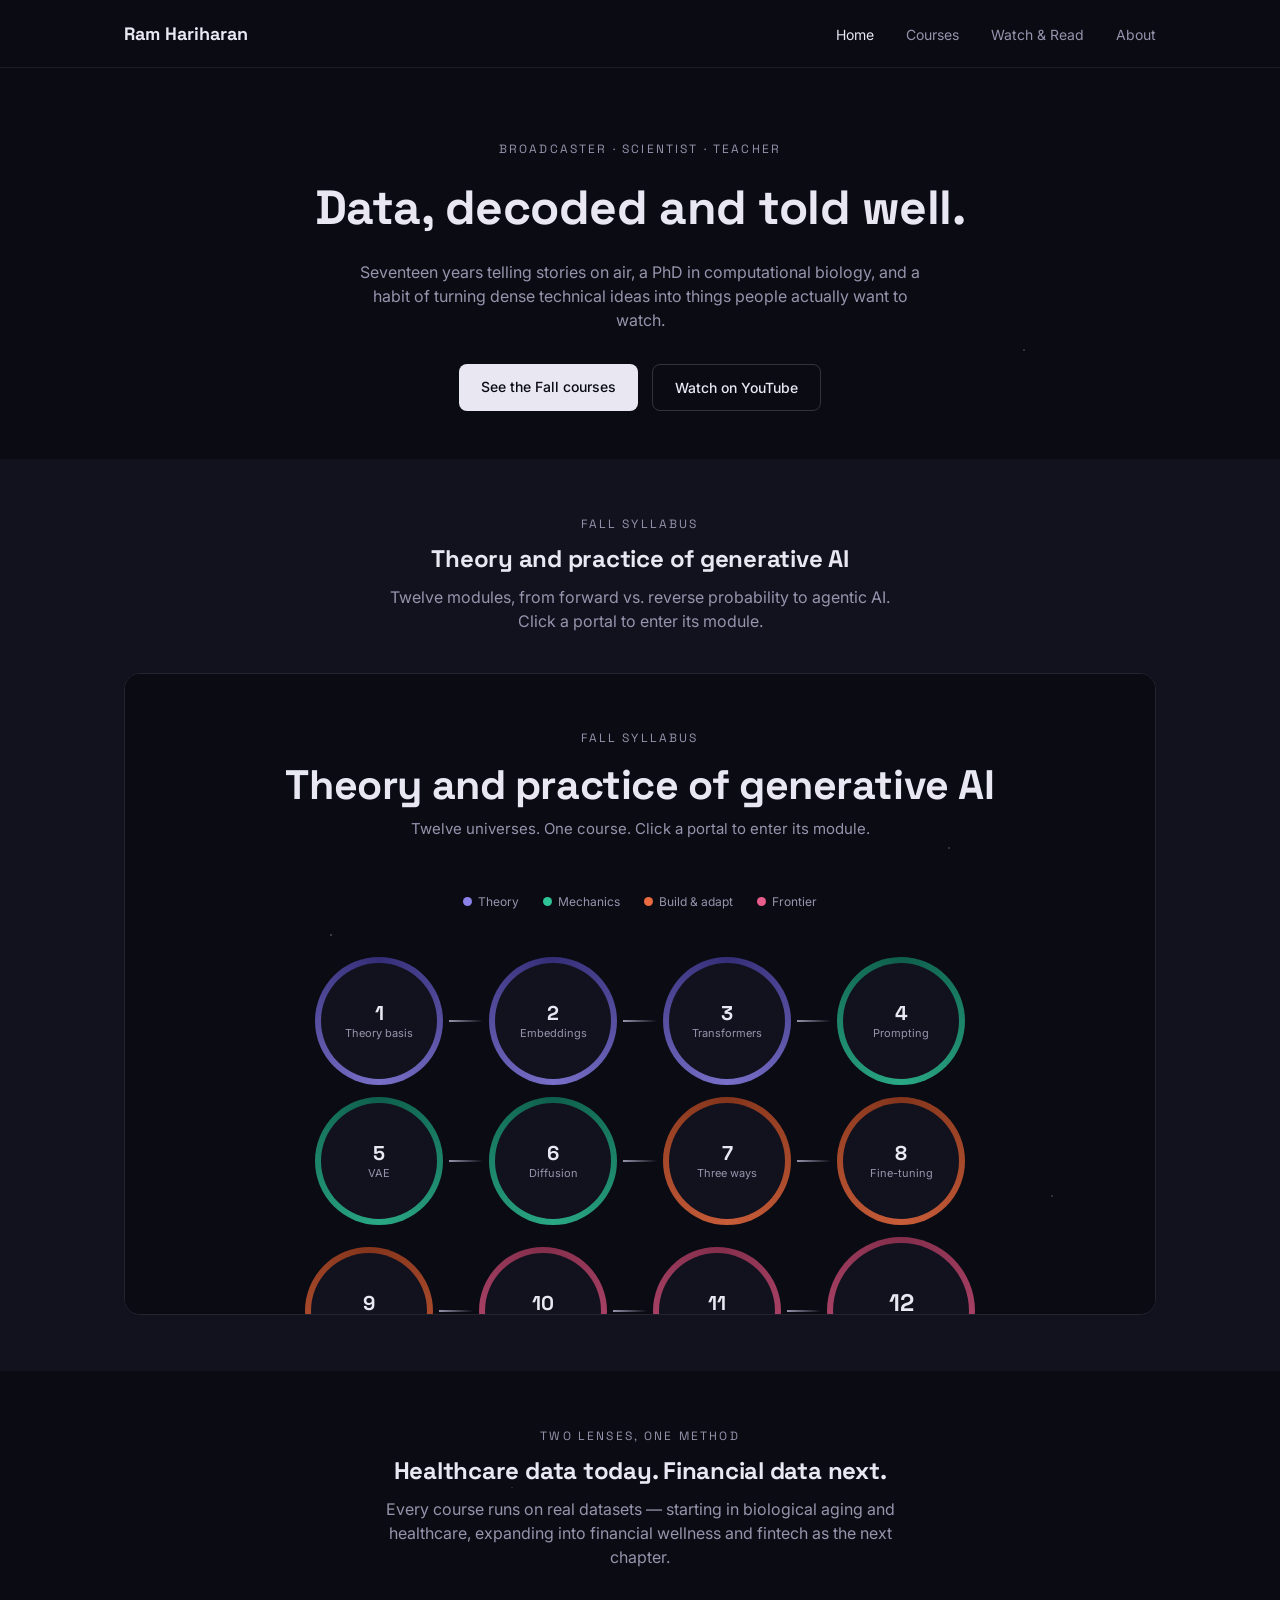
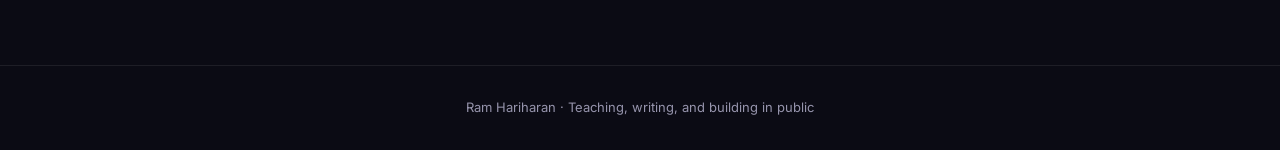
<file: index.html>
<!DOCTYPE html>
<html lang="en">
<head>
<meta charset="UTF-8">
<meta name="viewport" content="width=device-width, initial-scale=1.0">
<title>Ram Hariharan — Data, decoded and told well</title>
<link rel="preconnect" href="https://fonts.googleapis.com">
<link href="https://fonts.googleapis.com/css2?family=Space+Grotesk:wght@500;700&family=Inter:wght@400;500&display=swap" rel="stylesheet">
<link rel="stylesheet" href="assets/style.css">
</head>
<body>

<header class="site">
  <div class="wrap">
    <a class="brand" href="index.html">Ram Hariharan</a>
    <nav class="site">
      <a href="index.html" class="active">Home</a>
      <a href="courses.html">Courses</a>
      <a href="watch-read.html">Watch & Read</a>
      <a href="about.html">About</a>
    </nav>
  </div>
</header>

<section class="hero">
  <div class="wrap">
    <div class="eyebrow">Broadcaster · Scientist · Teacher</div>
    <h1>Data, decoded and told well.</h1>
    <p>Seventeen years telling stories on air, a PhD in computational biology, and a habit of turning dense technical ideas into things people actually want to watch.</p>
    <div class="cta-row">
      <a class="btn primary" href="courses.html">See the Fall courses</a>
      <a class="btn ghost" href="watch-read.html">Watch on YouTube</a>
    </div>
  </div>
</section>

<section class="alt">
  <div class="wrap">
    <div class="section-head">
      <div class="eyebrow">Fall syllabus</div>
      <h2>Theory and practice of generative AI</h2>
      <p>Twelve modules, from forward vs. reverse probability to agentic AI. Click a portal to enter its module.</p>
    </div>
    <div class="map-embed">
      <iframe src="maps/genai-syllabus-map.html" title="Generative AI course map" loading="lazy"></iframe>
    </div>
  </div>
</section>

<section>
  <div class="wrap">
    <div class="section-head">
      <div class="eyebrow">Two lenses, one method</div>
      <h2>Healthcare data today. Financial data next.</h2>
      <p>Every course runs on real datasets — starting in biological aging and healthcare, expanding into financial wellness and fintech as the next chapter.</p>
    </div>
  </div>
</section>

<footer class="site">
  <div class="wrap">Ram Hariharan · Teaching, writing, and building in public</div>
</footer>

</body>
</html>
</file>
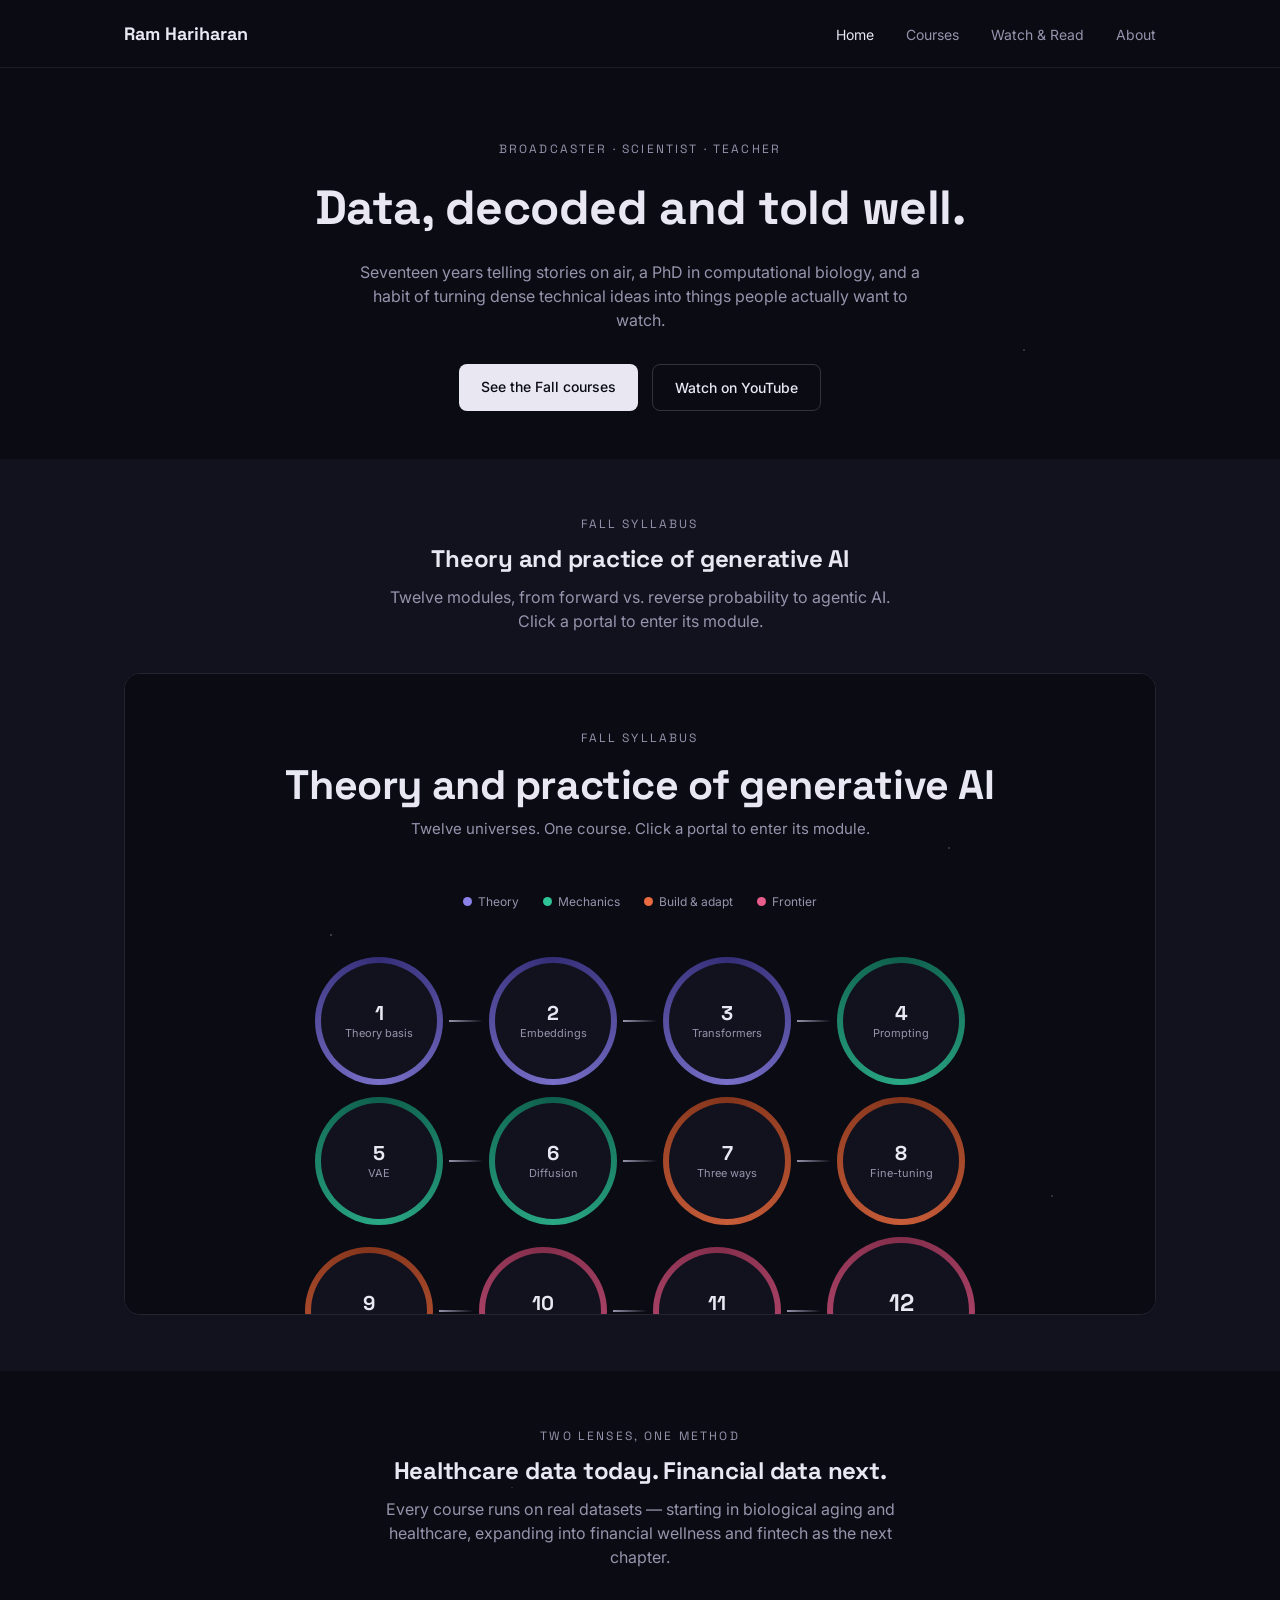
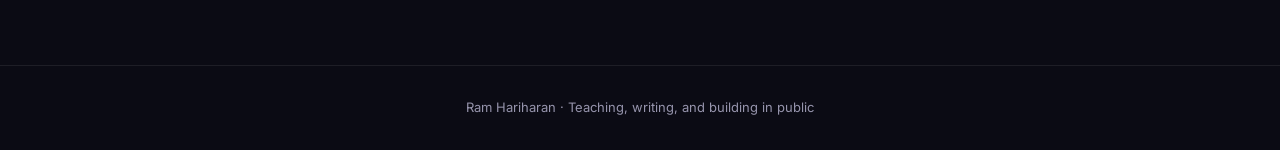
<file: ram-hariharan/index.html>
<!DOCTYPE html>
<html lang="en">
<head>
<meta charset="UTF-8">
<meta name="viewport" content="width=device-width, initial-scale=1.0">
<title>Ram Hariharan — Data, decoded and told well</title>
<link rel="preconnect" href="https://fonts.googleapis.com">
<link href="https://fonts.googleapis.com/css2?family=Space+Grotesk:wght@500;700&family=Inter:wght@400;500&display=swap" rel="stylesheet">
<link rel="stylesheet" href="assets/style.css">
</head>
<body>

<header class="site">
  <div class="wrap">
    <a class="brand" href="index.html">Ram Hariharan</a>
    <nav class="site">
      <a href="index.html" class="active">Home</a>
      <a href="courses.html">Courses</a>
      <a href="watch-read.html">Watch & Read</a>
      <a href="about.html">About</a>
    </nav>
  </div>
</header>

<section class="hero">
  <div class="wrap">
    <div class="eyebrow">Broadcaster · Scientist · Teacher</div>
    <h1>Data, decoded and told well.</h1>
    <p>Seventeen years telling stories on air, a PhD in computational biology, and a habit of turning dense technical ideas into things people actually want to watch.</p>
    <div class="cta-row">
      <a class="btn primary" href="courses.html">See the Fall courses</a>
      <a class="btn ghost" href="watch-read.html">Watch on YouTube</a>
    </div>
  </div>
</section>

<section class="alt">
  <div class="wrap">
    <div class="section-head">
      <div class="eyebrow">Fall syllabus</div>
      <h2>Theory and practice of generative AI</h2>
      <p>Twelve modules, from forward vs. reverse probability to agentic AI. Click a portal to enter its module.</p>
    </div>
    <div class="map-embed">
      <iframe src="maps/genai-syllabus-map.html" title="Generative AI course map" loading="lazy"></iframe>
    </div>
  </div>
</section>

<section>
  <div class="wrap">
    <div class="section-head">
      <div class="eyebrow">Two lenses, one method</div>
      <h2>Healthcare data today. Financial data next.</h2>
      <p>Every course runs on real datasets — starting in biological aging and healthcare, expanding into financial wellness and fintech as the next chapter.</p>
    </div>
  </div>
</section>

<footer class="site">
  <div class="wrap">Ram Hariharan · Teaching, writing, and building in public</div>
  
</footer>

</body>
</html>
</file>
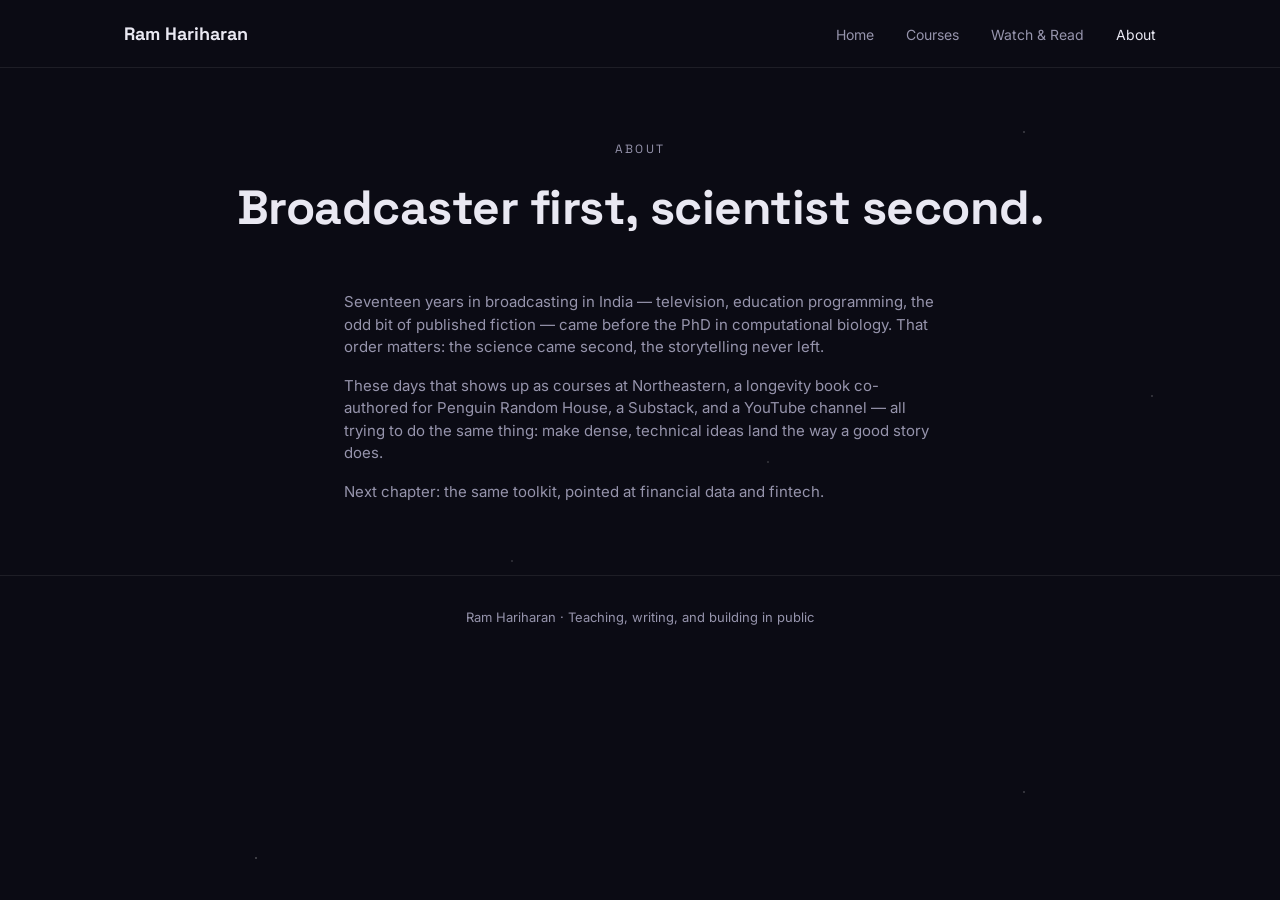
<file: about.html>
<!DOCTYPE html>
<html lang="en">
<head>
<meta charset="UTF-8">
<meta name="viewport" content="width=device-width, initial-scale=1.0">
<title>About — Ram Hariharan</title>
<link rel="preconnect" href="https://fonts.googleapis.com">
<link href="https://fonts.googleapis.com/css2?family=Space+Grotesk:wght@500;700&family=Inter:wght@400;500&display=swap" rel="stylesheet">
<link rel="stylesheet" href="assets/style.css">
</head>
<body>

<header class="site">
  <div class="wrap">
    <a class="brand" href="index.html">Ram Hariharan</a>
    <nav class="site">
      <a href="index.html">Home</a>
      <a href="courses.html">Courses</a>
      <a href="watch-read.html">Watch & Read</a>
      <a href="about.html" class="active">About</a>
    </nav>
  </div>
</header>

<section class="hero" style="padding-bottom:8px;">
  <div class="wrap">
    <div class="eyebrow">About</div>
    <h1>Broadcaster first, scientist second.</h1>
  </div>
</section>

<section style="padding-top:8px;">
  <div class="wrap about-body">
    <p>Seventeen years in broadcasting in India — television, education programming, the odd bit of published fiction — came before the PhD in computational biology. That order matters: the science came second, the storytelling never left.</p>
    <p>These days that shows up as courses at Northeastern, a longevity book co-authored for Penguin Random House, a Substack, and a YouTube channel — all trying to do the same thing: make dense, technical ideas land the way a good story does.</p>
    <p>Next chapter: the same toolkit, pointed at financial data and fintech.</p>
  </div>
</section>

<footer class="site">
  <div class="wrap">Ram Hariharan · Teaching, writing, and building in public</div>
</footer>

</body>
</html>
</file>
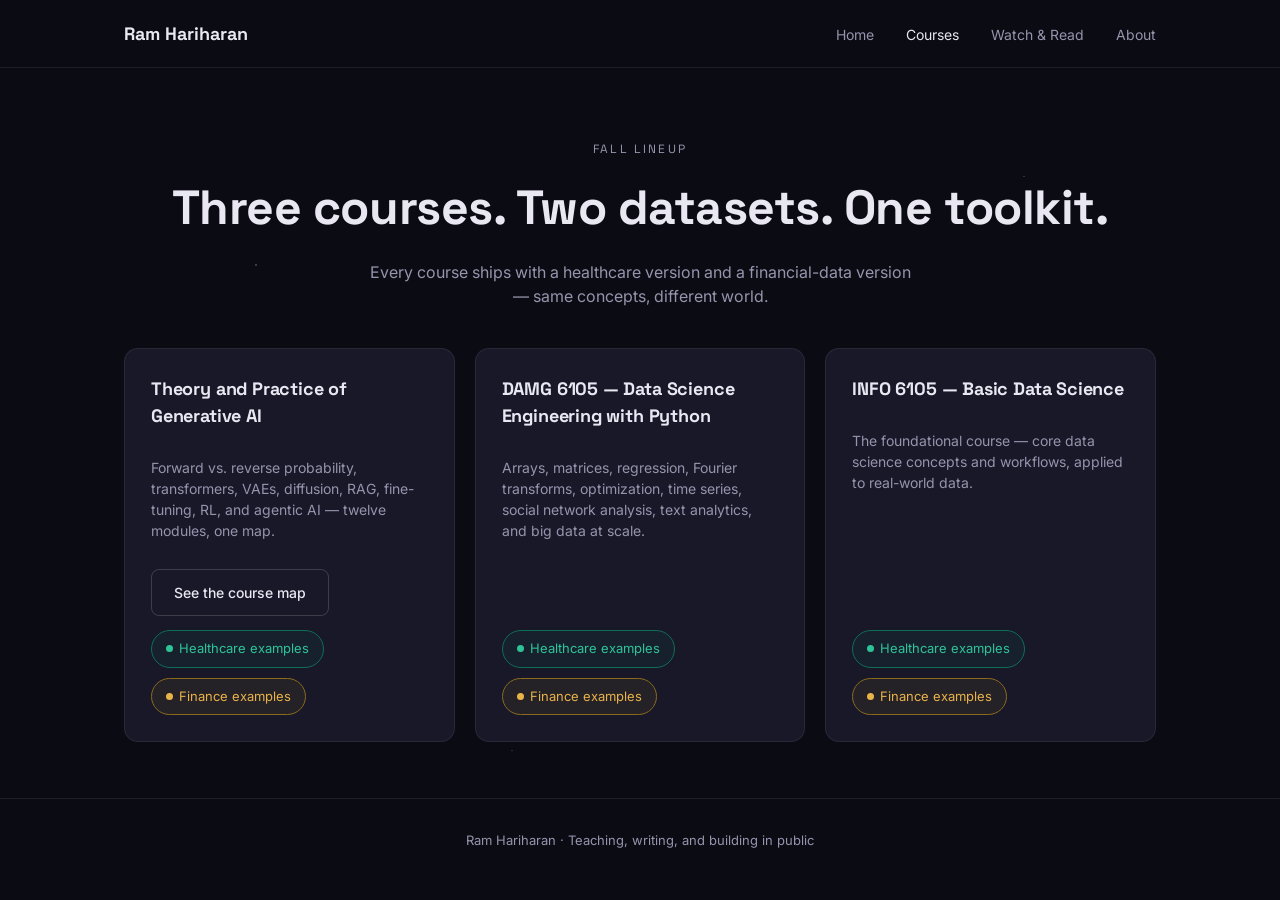
<file: courses.html>
<!DOCTYPE html>
<html lang="en">
<head>
<meta charset="UTF-8">
<meta name="viewport" content="width=device-width, initial-scale=1.0">
<title>Courses — Ram Hariharan</title>
<link rel="preconnect" href="https://fonts.googleapis.com">
<link href="https://fonts.googleapis.com/css2?family=Space+Grotesk:wght@500;700&family=Inter:wght@400;500&display=swap" rel="stylesheet">
<link rel="stylesheet" href="assets/style.css">
</head>
<body>

<header class="site">
  <div class="wrap">
    <a class="brand" href="index.html">Ram Hariharan</a>
    <nav class="site">
      <a href="index.html">Home</a>
      <a href="courses.html" class="active">Courses</a>
      <a href="watch-read.html">Watch & Read</a>
      <a href="about.html">About</a>
    </nav>
  </div>
</header>

<section class="hero" style="padding-bottom:24px;">
  <div class="wrap">
    <div class="eyebrow">Fall lineup</div>
    <h1>Three courses. Two datasets. One toolkit.</h1>
    <p>Every course ships with a healthcare version and a financial-data version — same concepts, different world.</p>
  </div>
</section>

<section style="padding-top:16px;">
  <div class="wrap">
    <div class="courses-grid">

      <div class="course-card">
        <h3>Theory and Practice of Generative AI</h3>
        <p class="desc">Forward vs. reverse probability, transformers, VAEs, diffusion, RAG, fine-tuning, RL, and agentic AI — twelve modules, one map.</p>
        <a href="maps/genai-syllabus-map.html" class="btn ghost" style="align-self:flex-start;">See the course map</a>
        <div class="tracks">
          <a class="track-link health" href="#"><span class="dot"></span>Healthcare examples</a>
          <a class="track-link finance" href="#"><span class="dot"></span>Finance examples</a>
        </div>
      </div>

      <div class="course-card">
        <h3>DAMG 6105 — Data Science Engineering with Python</h3>
        <p class="desc">Arrays, matrices, regression, Fourier transforms, optimization, time series, social network analysis, text analytics, and big data at scale.</p>
        <div class="tracks">
          <a class="track-link health" href="#"><span class="dot"></span>Healthcare examples</a>
          <a class="track-link finance" href="#"><span class="dot"></span>Finance examples</a>
        </div>
      </div>

      <div class="course-card">
        <h3>INFO 6105 — Basic Data Science</h3>
        <p class="desc">The foundational course — core data science concepts and workflows, applied to real-world data.</p>
        <div class="tracks">
          <a class="track-link health" href="#"><span class="dot"></span>Healthcare examples</a>
          <a class="track-link finance" href="#"><span class="dot"></span>Finance examples</a>
        </div>
      </div>

    </div>
  </div>
</section>

<footer class="site">
  <div class="wrap">Ram Hariharan · Teaching, writing, and building in public</div>
</footer>

</body>
</html>
</file>
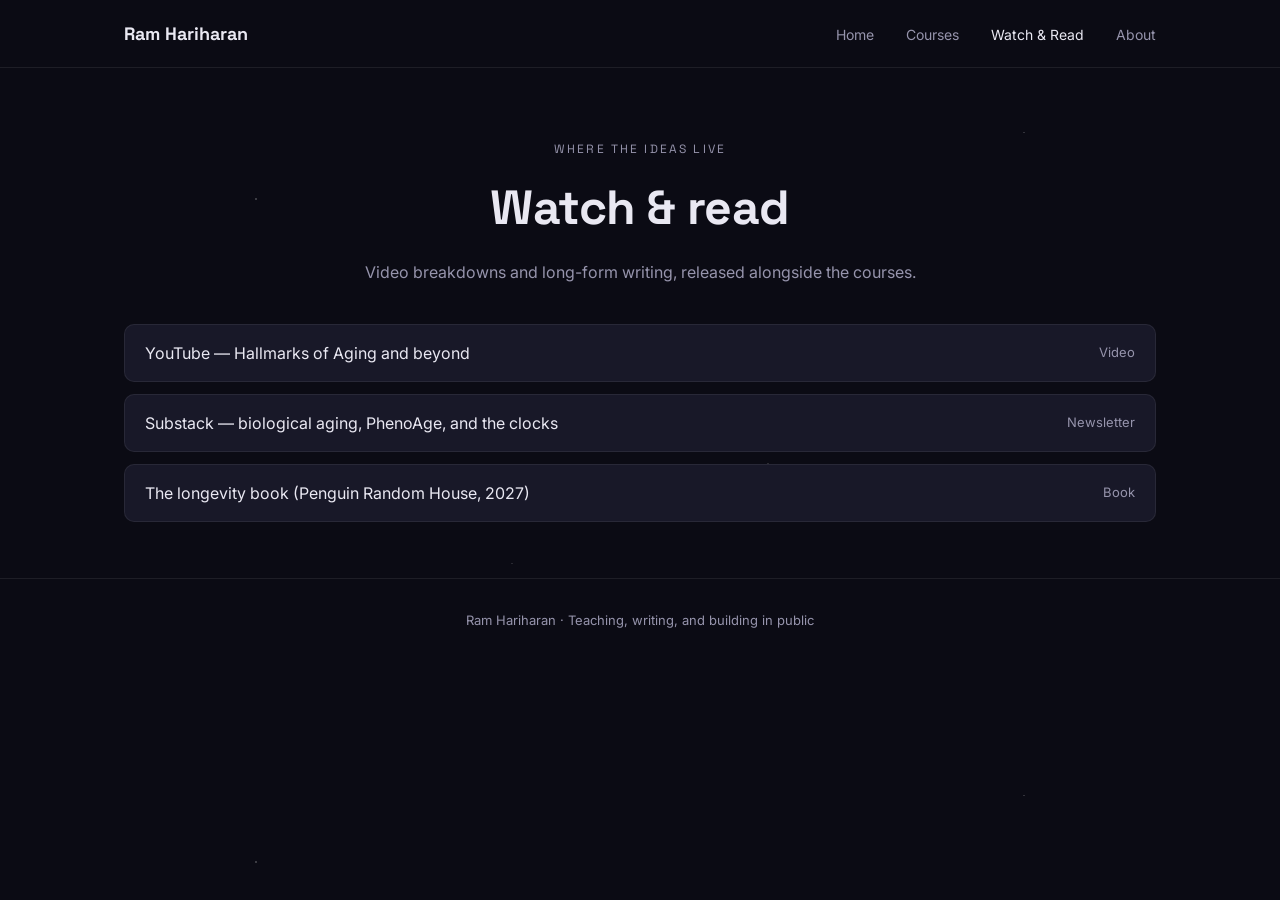
<file: watch-read.html>
<!DOCTYPE html>
<html lang="en">
<head>
<meta charset="UTF-8">
<meta name="viewport" content="width=device-width, initial-scale=1.0">
<title>Watch & Read — Ram Hariharan</title>
<link rel="preconnect" href="https://fonts.googleapis.com">
<link href="https://fonts.googleapis.com/css2?family=Space+Grotesk:wght@500;700&family=Inter:wght@400;500&display=swap" rel="stylesheet">
<link rel="stylesheet" href="assets/style.css">
</head>
<body>

<header class="site">
  <div class="wrap">
    <a class="brand" href="index.html">Ram Hariharan</a>
    <nav class="site">
      <a href="index.html">Home</a>
      <a href="courses.html">Courses</a>
      <a href="watch-read.html" class="active">Watch & Read</a>
      <a href="about.html">About</a>
    </nav>
  </div>
</header>

<section class="hero" style="padding-bottom:24px;">
  <div class="wrap">
    <div class="eyebrow">Where the ideas live</div>
    <h1>Watch & read</h1>
    <p>Video breakdowns and long-form writing, released alongside the courses.</p>
  </div>
</section>

<section style="padding-top:16px;">
  <div class="wrap media-list">
    <a class="media-item" href="#" target="_blank">
      <span>YouTube — Hallmarks of Aging and beyond</span>
      <span class="label">Video</span>
    </a>
    <a class="media-item" href="#" target="_blank">
      <span>Substack — biological aging, PhenoAge, and the clocks</span>
      <span class="label">Newsletter</span>
    </a>
    <a class="media-item" href="#" target="_blank">
      <span>The longevity book (Penguin Random House, 2027)</span>
      <span class="label">Book</span>
    </a>
  </div>
</section>

<footer class="site">
  <div class="wrap">Ram Hariharan · Teaching, writing, and building in public</div>
</footer>

</body>
</html>
</file>
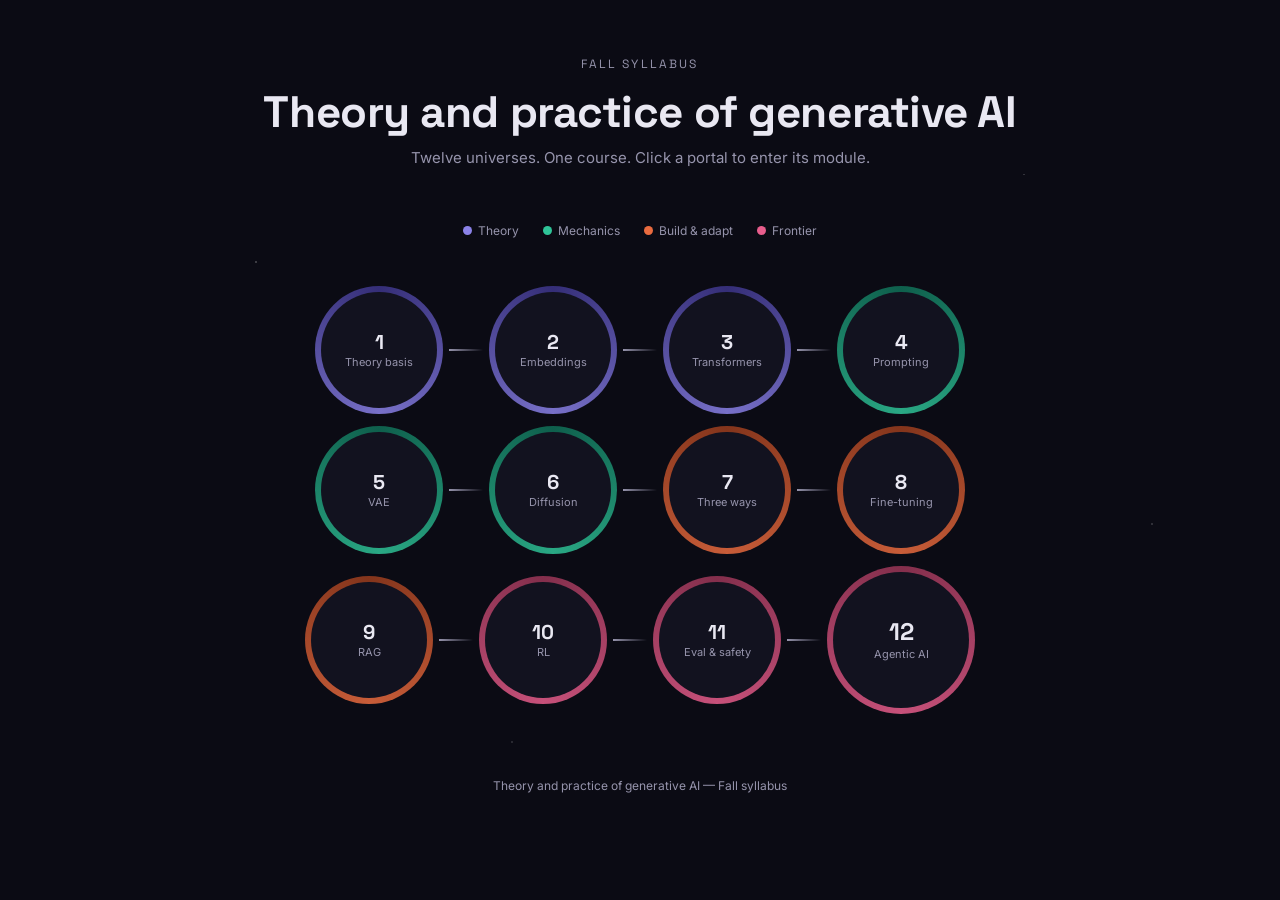
<file: maps/genai-syllabus-map.html>
<!DOCTYPE html>
<html lang="en">
<head>
<meta charset="UTF-8">
<meta name="viewport" content="width=device-width, initial-scale=1.0">
<title>Theory and practice of generative AI — course map</title>
<link rel="preconnect" href="https://fonts.googleapis.com">
<link href="https://fonts.googleapis.com/css2?family=Space+Grotesk:wght@500;700&family=Inter:wght@400;500&display=swap" rel="stylesheet">
<style>
  :root{
    --bg:#0B0B14;
    --bg2:#12121F;
    --text:#E9E8F2;
    --text-dim:#9694AC;
    --purple:#8B82E8; --purple-dim:#3C3489;
    --teal:#2FC498; --teal-dim:#0F6E56;
    --coral:#E96B3F; --coral-dim:#993C1D;
    --pink:#E85D8C; --pink-dim:#993556;
  }
  *{box-sizing:border-box;}
  body{
    margin:0;
    background:var(--bg);
    background-image:radial-gradient(1px 1px at 20% 30%, #ffffff33 1px, transparent 0),
                      radial-gradient(1px 1px at 60% 70%, #ffffff22 1px, transparent 0),
                      radial-gradient(1px 1px at 80% 20%, #ffffff2a 1px, transparent 0),
                      radial-gradient(1px 1px at 40% 85%, #ffffff1f 1px, transparent 0),
                      radial-gradient(1px 1px at 90% 60%, #ffffff26 1px, transparent 0);
    background-size:100% 100%;
    color:var(--text);
    font-family:'Inter', sans-serif;
    padding:56px 24px 80px;
  }
  .wrap{max-width:1100px; margin:0 auto;}
  .eyebrow{
    font-family:'Space Grotesk', sans-serif;
    text-transform:uppercase;
    letter-spacing:0.18em;
    font-size:12px;
    color:var(--text-dim);
    text-align:center;
    margin-bottom:12px;
  }
  h1{
    font-family:'Space Grotesk', sans-serif;
    font-weight:700;
    font-size:clamp(28px, 4vw, 44px);
    text-align:center;
    margin:0 0 8px;
    letter-spacing:-0.01em;
  }
  .sub{
    text-align:center;
    color:var(--text-dim);
    font-size:15px;
    margin:0 0 56px;
  }
  .legend{
    display:flex; justify-content:center; gap:24px; flex-wrap:wrap;
    margin-bottom:48px; font-size:12px; color:var(--text-dim);
  }
  .legend span{display:inline-flex; align-items:center; gap:6px;}
  .dot{width:9px; height:9px; border-radius:50%; display:inline-block;}
  .path{
    display:flex; flex-wrap:wrap; justify-content:center; align-items:center;
    gap:6px;
  }
  .portal{
    position:relative;
    width:128px; height:128px;
    border-radius:50%;
    display:flex; flex-direction:column; align-items:center; justify-content:center;
    text-decoration:none;
    color:var(--text);
    isolation:isolate;
    flex-shrink:0;
  }
  .portal::before{
    content:"";
    position:absolute; inset:0;
    border-radius:50%;
    background:conic-gradient(from 0deg, var(--c1), var(--c2), var(--c1));
    opacity:0.85;
    animation:spin 7s linear infinite;
    z-index:-2;
  }
  .portal::after{
    content:"";
    position:absolute; inset:6px;
    border-radius:50%;
    background:var(--bg2);
    z-index:-1;
  }
  .portal .num{
    font-family:'Space Grotesk', sans-serif;
    font-weight:700;
    font-size:20px;
    line-height:1.1;
  }
  .portal .title{
    font-size:11px;
    color:var(--text-dim);
    margin-top:2px;
    text-align:center;
    padding:0 12px;
  }
  .portal:hover{transform:scale(1.06);}
  .portal:hover::before{animation-duration:2.5s;}
  .portal:focus-visible{outline:2px solid var(--text); outline-offset:4px;}
  .portal.final{width:148px; height:148px;}
  .portal.final .num{font-size:24px;}
  .conn{
    width:34px; height:2px;
    background:linear-gradient(90deg, var(--text-dim), transparent);
    flex-shrink:0;
  }
  .row-break{flex-basis:100%; height:0;}
  @media (max-width:760px){
    .path{gap:16px 6px;}
    .conn{display:none;}
    .portal{width:104px; height:104px;}
    .portal .title{font-size:10px;}
  }
  @media (prefers-reduced-motion: reduce){
    .portal::before{animation:none;}
  }
  @keyframes spin{to{transform:rotate(360deg);}}
  footer{
    text-align:center; color:var(--text-dim); font-size:12px; margin-top:64px;
  }
</style>
</head>
<body>
<div class="wrap">
  <div class="eyebrow">Fall syllabus</div>
  <h1>Theory and practice of generative AI</h1>
  <p class="sub">Twelve universes. One course. Click a portal to enter its module.</p>

  <div class="legend">
    <span><span class="dot" style="background:var(--purple)"></span>Theory</span>
    <span><span class="dot" style="background:var(--teal)"></span>Mechanics</span>
    <span><span class="dot" style="background:var(--coral)"></span>Build & adapt</span>
    <span><span class="dot" style="background:var(--pink)"></span>Frontier</span>
  </div>

  <div class="path">
    <a class="portal" style="--c1:var(--purple-dim); --c2:var(--purple)" href="#module-1-placeholder" data-todo="replace with your website URL for module 1" aria-label="Module 1: theoretical basis">
      <span class="num">1</span><span class="title">Theory basis</span>
    </a>
    <div class="conn"></div>
    <a class="portal" style="--c1:var(--purple-dim); --c2:var(--purple)" href="#module-2-placeholder" data-todo="replace with your website URL for module 2" aria-label="Module 2: embeddings and tokenization">
      <span class="num">2</span><span class="title">Embeddings</span>
    </a>
    <div class="conn"></div>
    <a class="portal" style="--c1:var(--purple-dim); --c2:var(--purple)" href="#module-3-placeholder" data-todo="replace with your website URL for module 3" aria-label="Module 3: transformers and attention">
      <span class="num">3</span><span class="title">Transformers</span>
    </a>
    <div class="conn"></div>
    <a class="portal" style="--c1:var(--teal-dim); --c2:var(--teal)" href="#module-4-placeholder" data-todo="replace with your website URL for module 4" aria-label="Module 4: prompt engineering and sampling">
      <span class="num">4</span><span class="title">Prompting</span>
    </a>

    <div class="row-break"></div>

    <a class="portal" style="--c1:var(--teal-dim); --c2:var(--teal)" href="#module-5-placeholder" data-todo="replace with your website URL for module 5" aria-label="Module 5: variational autoencoders">
      <span class="num">5</span><span class="title">VAE</span>
    </a>
    <div class="conn"></div>
    <a class="portal" style="--c1:var(--teal-dim); --c2:var(--teal)" href="#module-6-placeholder" data-todo="replace with your website URL for module 6" aria-label="Module 6: diffusion models">
      <span class="num">6</span><span class="title">Diffusion</span>
    </a>
    <div class="conn"></div>
    <a class="portal" style="--c1:var(--coral-dim); --c2:var(--coral)" href="#module-7-placeholder" data-todo="replace with your website URL for module 7" aria-label="Module 7: three ways to use generative AI">
      <span class="num">7</span><span class="title">Three ways</span>
    </a>
    <div class="conn"></div>
    <a class="portal" style="--c1:var(--coral-dim); --c2:var(--coral)" href="#module-8-placeholder" data-todo="replace with your website URL for module 8" aria-label="Module 8: fine-tuning, LoRA and PEFT">
      <span class="num">8</span><span class="title">Fine-tuning</span>
    </a>

    <div class="row-break"></div>

    <a class="portal" style="--c1:var(--coral-dim); --c2:var(--coral)" href="#module-9-placeholder" data-todo="replace with your website URL for module 9" aria-label="Module 9: retrieval augmented generation">
      <span class="num">9</span><span class="title">RAG</span>
    </a>
    <div class="conn"></div>
    <a class="portal" style="--c1:var(--pink-dim); --c2:var(--pink)" href="#module-10-placeholder" data-todo="replace with your website URL for module 10" aria-label="Module 10: reinforcement learning">
      <span class="num">10</span><span class="title">RL</span>
    </a>
    <div class="conn"></div>
    <a class="portal" style="--c1:var(--pink-dim); --c2:var(--pink)" href="#module-11-placeholder" data-todo="replace with your website URL for module 11" aria-label="Module 11: evaluation, hallucination, and safety">
      <span class="num">11</span><span class="title">Eval & safety</span>
    </a>
    <div class="conn"></div>
    <a class="portal final" style="--c1:var(--pink-dim); --c2:var(--pink)" href="#module-12-placeholder" data-todo="replace with your website URL for module 12" aria-label="Module 12: agentic AI, the capstone">
      <span class="num">12</span><span class="title">Agentic AI</span>
    </a>
  </div>

  <footer>Theory and practice of generative AI — Fall syllabus</footer>
</div>
</body>
</html>
</file>
<file: assets/style.css>
:root{
  --bg:#0B0B14;
  --bg2:#12121F;
  --bg3:#181828;
  --text:#E9E8F2;
  --text-dim:#9694AC;
  --purple:#8B82E8; --purple-dim:#3C3489;
  --teal:#2FC498; --teal-dim:#0F6E56;
  --coral:#E96B3F; --coral-dim:#993C1D;
  --pink:#E85D8C; --pink-dim:#993556;
  --gold:#E9B34A; --gold-dim:#8C6A1E;
}
*{box-sizing:border-box;}
body{
  margin:0;
  background:var(--bg);
  background-image:radial-gradient(1px 1px at 20% 30%, #ffffff33 1px, transparent 0),
                    radial-gradient(1px 1px at 60% 70%, #ffffff22 1px, transparent 0),
                    radial-gradient(1px 1px at 80% 20%, #ffffff2a 1px, transparent 0),
                    radial-gradient(1px 1px at 40% 85%, #ffffff1f 1px, transparent 0),
                    radial-gradient(1px 1px at 90% 60%, #ffffff26 1px, transparent 0);
  color:var(--text);
  font-family:'Inter', sans-serif;
  line-height:1.5;
}
a{color:inherit;}
.wrap{max-width:1080px; margin:0 auto; padding:0 24px;}
h1,h2,h3{font-family:'Space Grotesk', sans-serif; font-weight:700; letter-spacing:-0.01em; margin:0;}

/* nav */
header.site{
  border-bottom:1px solid #ffffff14;
  padding:20px 0;
}
header.site .wrap{display:flex; align-items:center; justify-content:space-between;}
.brand{font-family:'Space Grotesk', sans-serif; font-weight:700; font-size:18px; text-decoration:none;}
nav.site a{
  text-decoration:none; color:var(--text-dim); font-size:14px; margin-left:28px;
  transition:color .15s;
}
nav.site a:hover, nav.site a.active{color:var(--text);}

/* hero */
.hero{padding:72px 0 48px; text-align:center;}
.eyebrow{
  font-family:'Space Grotesk', sans-serif; text-transform:uppercase; letter-spacing:.18em;
  font-size:12px; color:var(--text-dim); margin-bottom:14px;
}
.hero h1{font-size:clamp(30px,5vw,48px); margin-bottom:16px;}
.hero p{color:var(--text-dim); font-size:16px; max-width:560px; margin:0 auto;}
.cta-row{display:flex; gap:14px; justify-content:center; margin-top:32px; flex-wrap:wrap;}
.btn{
  display:inline-block; padding:12px 22px; border-radius:8px; text-decoration:none;
  font-size:14px; font-weight:500; transition:transform .15s;
}
.btn:hover{transform:translateY(-1px);}
.btn.primary{background:var(--text); color:var(--bg);}
.btn.ghost{border:1px solid #ffffff2a; color:var(--text);}

/* sections */
section{padding:56px 0;}
section.alt{background:var(--bg2);}
.section-head{text-align:center; margin-bottom:40px;}
.section-head .eyebrow{margin-bottom:8px;}
.section-head p{color:var(--text-dim); max-width:520px; margin:8px auto 0;}

/* course cards */
.courses-grid{display:grid; grid-template-columns:repeat(auto-fit,minmax(260px,1fr)); gap:20px;}
.course-card{
  background:var(--bg3); border:1px solid #ffffff12; border-radius:14px;
  padding:26px; display:flex; flex-direction:column; gap:14px;
}
.course-card h3{font-size:18px;}
.course-card .desc{color:var(--text-dim); font-size:14px;}
.tracks{display:flex; gap:10px; margin-top:auto; flex-wrap:wrap;}
.track-link{
  font-size:13px; padding:8px 14px; border-radius:20px; text-decoration:none;
  border:1px solid transparent; display:inline-flex; align-items:center; gap:6px;
}
.track-link.health{background:#0F6E561a; border-color:var(--teal-dim); color:var(--teal);}
.track-link.finance{background:#8C6A1e1a; border-color:var(--gold-dim); color:var(--gold);}
.track-link .dot{width:7px; height:7px; border-radius:50%; background:currentColor; display:inline-block;}

/* map embed frame */
.map-embed{
  border-radius:16px; overflow:hidden; border:1px solid #ffffff14;
}
.map-embed iframe{width:100%; height:640px; border:0; display:block; background:var(--bg);}

/* watch/read list */
.media-list{display:flex; flex-direction:column; gap:12px;}
.media-item{
  background:var(--bg3); border:1px solid #ffffff12; border-radius:10px;
  padding:16px 20px; display:flex; justify-content:space-between; align-items:center;
  text-decoration:none;
}
.media-item span.label{color:var(--text-dim); font-size:13px;}

/* about */
.about-body{max-width:640px; margin:0 auto; color:var(--text-dim); font-size:15px;}
.about-body p{margin-bottom:16px;}

footer.site{
  border-top:1px solid #ffffff14; padding:32px 0; text-align:center;
  color:var(--text-dim); font-size:13px;
}

@media (max-width:640px){
  nav.site a{margin-left:16px; font-size:13px;}
  .map-embed iframe{height:520px;}
}
</file>
<file: ram-hariharan/assets/style.css>
:root{
  --bg:#0B0B14;
  --bg2:#12121F;
  --bg3:#181828;
  --text:#E9E8F2;
  --text-dim:#9694AC;
  --purple:#8B82E8; --purple-dim:#3C3489;
  --teal:#2FC498; --teal-dim:#0F6E56;
  --coral:#E96B3F; --coral-dim:#993C1D;
  --pink:#E85D8C; --pink-dim:#993556;
  --gold:#E9B34A; --gold-dim:#8C6A1E;
}
*{box-sizing:border-box;}
body{
  margin:0;
  background:var(--bg);
  background-image:radial-gradient(1px 1px at 20% 30%, #ffffff33 1px, transparent 0),
                    radial-gradient(1px 1px at 60% 70%, #ffffff22 1px, transparent 0),
                    radial-gradient(1px 1px at 80% 20%, #ffffff2a 1px, transparent 0),
                    radial-gradient(1px 1px at 40% 85%, #ffffff1f 1px, transparent 0),
                    radial-gradient(1px 1px at 90% 60%, #ffffff26 1px, transparent 0);
  color:var(--text);
  font-family:'Inter', sans-serif;
  line-height:1.5;
}
a{color:inherit;}
.wrap{max-width:1080px; margin:0 auto; padding:0 24px;}
h1,h2,h3{font-family:'Space Grotesk', sans-serif; font-weight:700; letter-spacing:-0.01em; margin:0;}

/* nav */
header.site{
  border-bottom:1px solid #ffffff14;
  padding:20px 0;
}
header.site .wrap{display:flex; align-items:center; justify-content:space-between;}
.brand{font-family:'Space Grotesk', sans-serif; font-weight:700; font-size:18px; text-decoration:none;}
nav.site a{
  text-decoration:none; color:var(--text-dim); font-size:14px; margin-left:28px;
  transition:color .15s;
}
nav.site a:hover, nav.site a.active{color:var(--text);}

/* hero */
.hero{padding:72px 0 48px; text-align:center;}
.eyebrow{
  font-family:'Space Grotesk', sans-serif; text-transform:uppercase; letter-spacing:.18em;
  font-size:12px; color:var(--text-dim); margin-bottom:14px;
}
.hero h1{font-size:clamp(30px,5vw,48px); margin-bottom:16px;}
.hero p{color:var(--text-dim); font-size:16px; max-width:560px; margin:0 auto;}
.cta-row{display:flex; gap:14px; justify-content:center; margin-top:32px; flex-wrap:wrap;}
.btn{
  display:inline-block; padding:12px 22px; border-radius:8px; text-decoration:none;
  font-size:14px; font-weight:500; transition:transform .15s;
}
.btn:hover{transform:translateY(-1px);}
.btn.primary{background:var(--text); color:var(--bg);}
.btn.ghost{border:1px solid #ffffff2a; color:var(--text);}

/* sections */
section{padding:56px 0;}
section.alt{background:var(--bg2);}
.section-head{text-align:center; margin-bottom:40px;}
.section-head .eyebrow{margin-bottom:8px;}
.section-head p{color:var(--text-dim); max-width:520px; margin:8px auto 0;}

/* course cards */
.courses-grid{display:grid; grid-template-columns:repeat(auto-fit,minmax(260px,1fr)); gap:20px;}
.course-card{
  background:var(--bg3); border:1px solid #ffffff12; border-radius:14px;
  padding:26px; display:flex; flex-direction:column; gap:14px;
}
.course-card h3{font-size:18px;}
.course-card .desc{color:var(--text-dim); font-size:14px;}
.tracks{display:flex; gap:10px; margin-top:auto; flex-wrap:wrap;}
.track-link{
  font-size:13px; padding:8px 14px; border-radius:20px; text-decoration:none;
  border:1px solid transparent; display:inline-flex; align-items:center; gap:6px;
}
.track-link.health{background:#0F6E561a; border-color:var(--teal-dim); color:var(--teal);}
.track-link.finance{background:#8C6A1e1a; border-color:var(--gold-dim); color:var(--gold);}
.track-link .dot{width:7px; height:7px; border-radius:50%; background:currentColor; display:inline-block;}

/* map embed frame */
.map-embed{
  border-radius:16px; overflow:hidden; border:1px solid #ffffff14;
}
.map-embed iframe{width:100%; height:640px; border:0; display:block; background:var(--bg);}

/* watch/read list */
.media-list{display:flex; flex-direction:column; gap:12px;}
.media-item{
  background:var(--bg3); border:1px solid #ffffff12; border-radius:10px;
  padding:16px 20px; display:flex; justify-content:space-between; align-items:center;
  text-decoration:none;
}
.media-item span.label{color:var(--text-dim); font-size:13px;}

/* about */
.about-body{max-width:640px; margin:0 auto; color:var(--text-dim); font-size:15px;}
.about-body p{margin-bottom:16px;}

footer.site{
  border-top:1px solid #ffffff14; padding:32px 0; text-align:center;
  color:var(--text-dim); font-size:13px;
}

@media (max-width:640px){
  nav.site a{margin-left:16px; font-size:13px;}
  .map-embed iframe{height:520px;}
}
</file>
